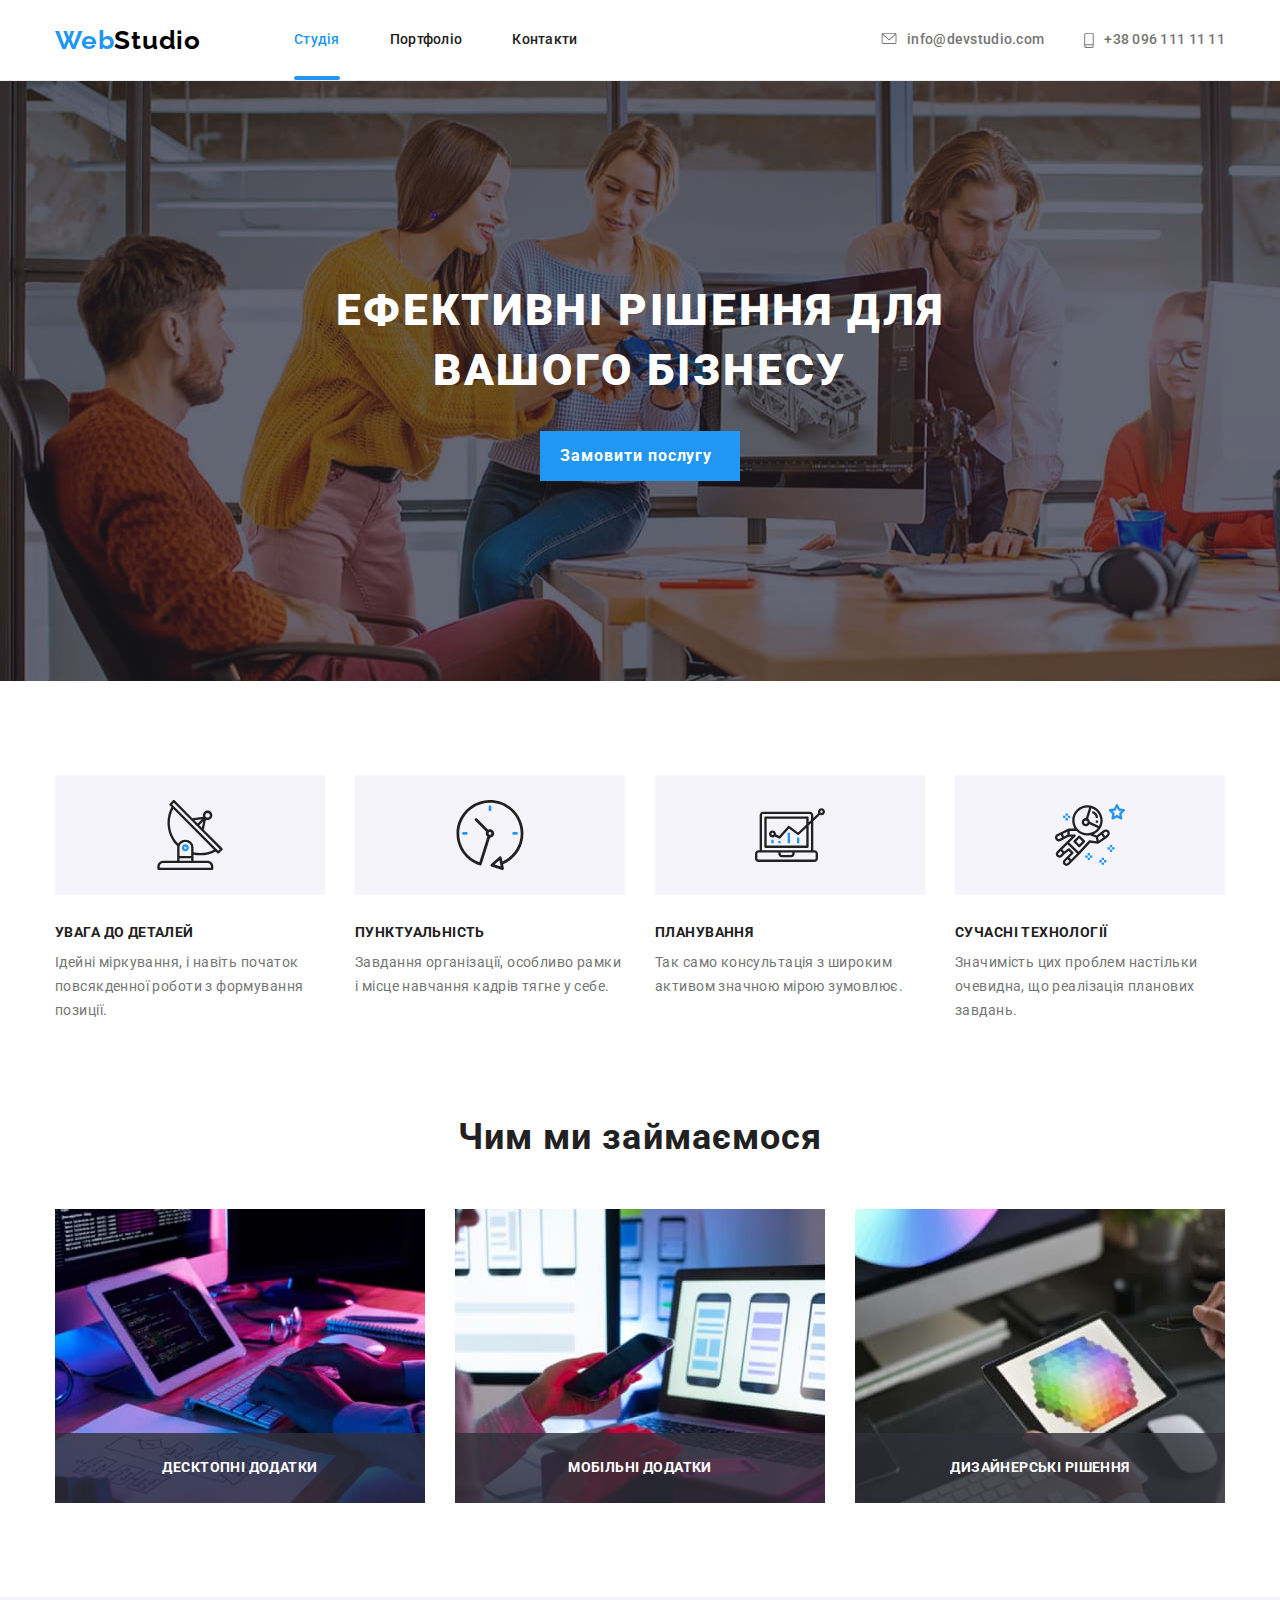
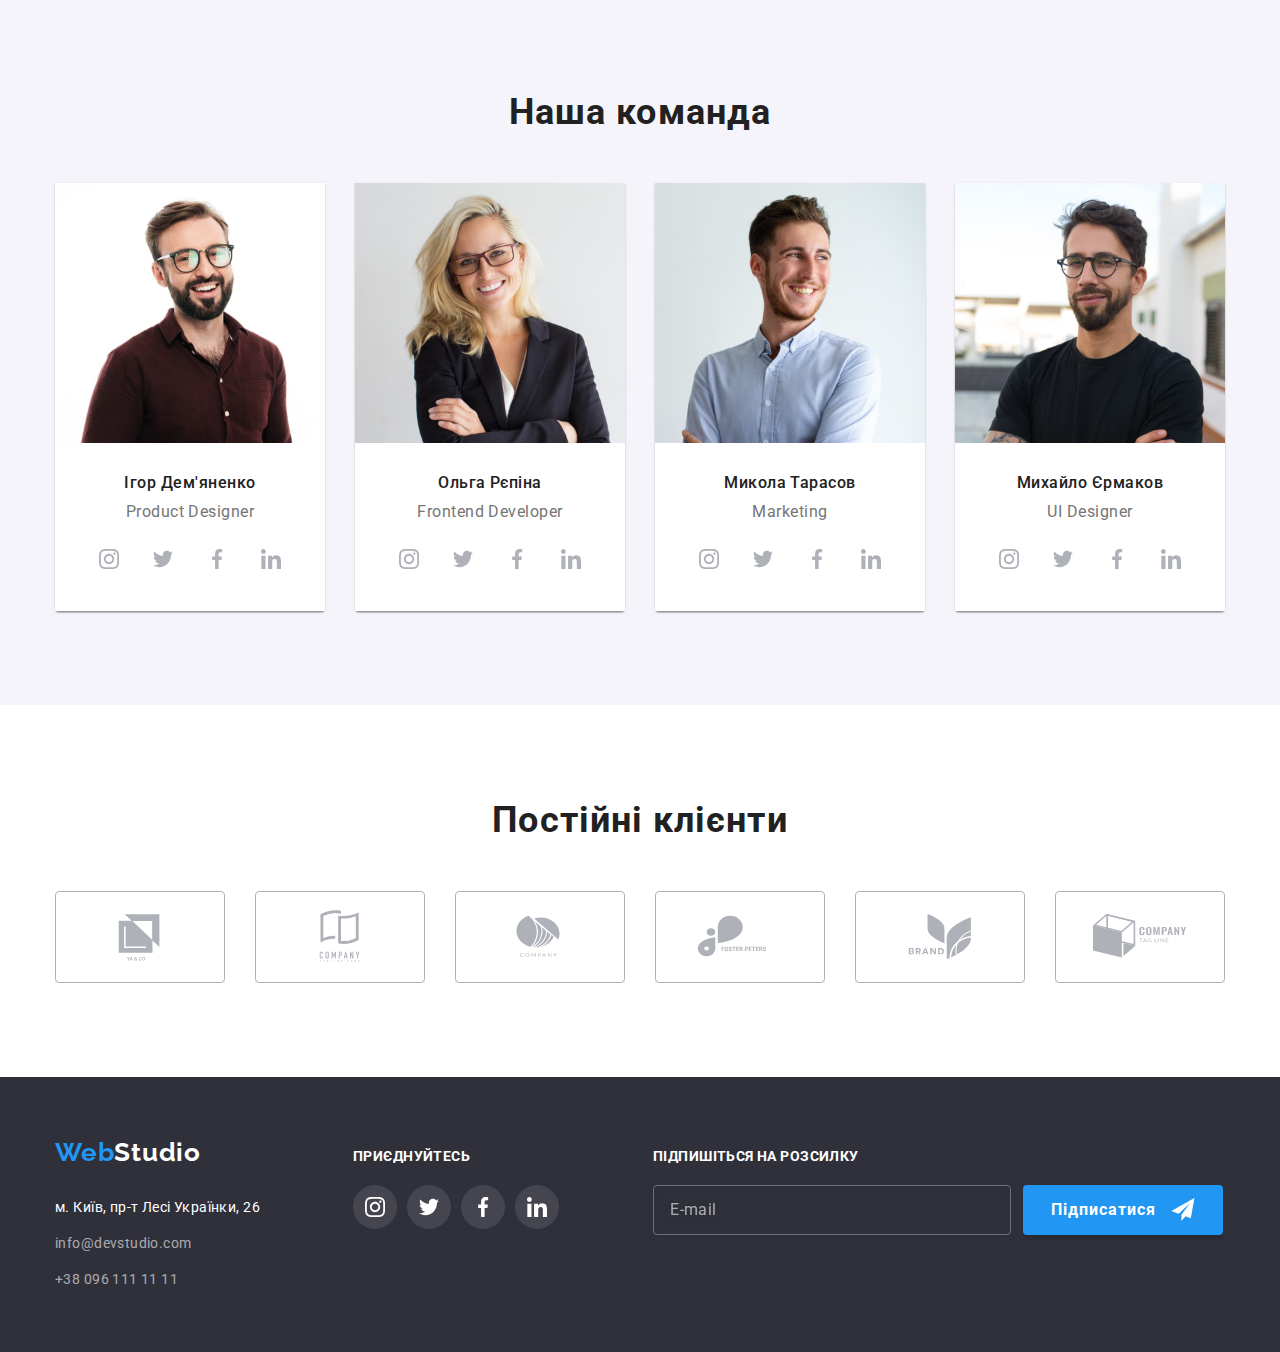
<file: index.html>
<!DOCTYPE html>
<html lang="uk">
<head>
    <meta charset="UTF-8">
    <meta http-equiv="X-UA-Compatible" content="IE=edge">
    <meta name="viewport" content="width=device-width, initial-scale=1.0">
    <title>WebStudio</title>
    <link rel="preconnect" href="https://fonts.googleapis.com">
    <link rel="preconnect" href="https://fonts.gstatic.com" crossorigin>
    <link href="https://fonts.googleapis.com/css2?family=Raleway:wght@700&family=Roboto:wght@400;500;700;900&display=swap" rel="stylesheet">
    <link rel="stylesheet" href="https://cdnjs.cloudflare.com/ajax/libs/modern-normalize/1.1.0/modern-normalize.min.css">
    <link rel="stylesheet" href="./css/styles.css">
</head>
<body>
    <header class="header">
        <div class="container header-container">
            <nav class="menu">
                <a href="./index.html" class="logo link"><span class="logo first-part-logo">Web</span>Studio</a>
                <ul class="list menu-nav">
                    <li class="menu-item">
                        <a href="./index.html" class="link menu-link active">Студія</a>
                    </li>
                    <li class="menu-item">
                        <a href="./portfolio.html" class="link menu-link">Портфоліо</a>
                    </li>
                    <li class="menu-item">
                        <a href="" class="link  menu-link">Контакти</a>
                    </li>
                </ul>
            </nav>
            <ul class="list header-contact">
                <li class="header-contact-item">
                    <a href="mailto:info@devstudio.com" class="link contact-mail">
                        <svg class="header-icon" width="16" height="12">
                            <use href="./images/icons.svg#icon-envelope" class="header-icon-link"></use>
                        </svg>
                        <span class="header-contacts">info@devstudio.com</span> 
                    </a>
                </li>
                <li class="header-contact-item">
                    <a href="tel:+380961111111" class="link contact-tel">
                        <svg class="header-icon" width="10" height="16">
                            <use href="./images/icons.svg#icon-smartphone" class="header-icon-link"></use>
                        </svg>
                        <span class="header-contacts">+38 096 111 11 11</span> 
                    </a>
                </li>
            </ul>
      
        </div>
    </header>
    <main>
        <section class="hero">
            <div class="container">
                <h1 class="main-title">Ефективні рішення для вашого бізнесу</h1>
                <button type ="button" class="order-btn" data-modal-open>Замовити послугу</button>  
            </div>
        </section>
        <section class="advantages">
            <div class="container">
                <h2 class="visually-hidden">Наші переваги</h2>
                <ul class="list advantages-list">
                    <li class="advantages-item">
                        <div class="advantages-icons">
                            <svg class="advantages-icon" width="70" height="70">
                                <use href="./images/icons.svg#icon-antenna" class="advantages-icon-link"></use>
                            </svg>
                        </div>
                        <h3 class="main-advantages">УВАГА ДО ДЕТАЛЕЙ</h3>
                        <p class="text-advantages">Ідейні міркування, і навіть початок повсякденної роботи з формування позиції.</p>
                    </li>
                    <li class="advantages-item">
                        <div class="advantages-icons">
                            <svg class="advantages-icon" width="70" height="70">
                                <use href="./images/icons.svg#icon-clock" class="advantages-icon-link"></use>
                            </svg>
                        </div>
                        <h3 class="main-advantages">ПУНКТУАЛЬНІСТЬ</h3>
                        <p class="text-advantages">Завдання організації, особливо рамки і місце навчання кадрів тягне у себе.</p>
                    </li>
                    <li class="advantages-item">
                        <div class="advantages-icons">
                            <svg class="advantages-icon" width="70" height="70">
                                <use href="./images/icons.svg#icon-diagram" class="advantages-icon-link"></use>
                            </svg>
                        </div>
                        <h3 class="main-advantages">ПЛАНУВАННЯ</h3>
                        <p class="text-advantages">Так само консультація з широким активом значною мірою зумовлює.</p>
                    </li>
                    <li class="advantages-item">
                        <div class="advantages-icons">
                            <svg class="advantages-icon" width="70" height="70">
                                <use href="./images/icons.svg#icon-astronaut" class="advantages-icon-link"></use>
                            </svg>
                        </div>
                        <h3 class="main-advantages">СУЧАСНІ ТЕХНОЛОГІЇ</h3>
                        <p class="text-advantages">Значимість цих проблем настільки очевидна, що реалізація планових завдань.</p>
                    </li>
                </ul>
            </div>
        </section>
        <section class="about">
            <div class="container">
                <h2 class="title">Чим ми займаємося</h2>
                <ul class="list about-list">
                    <li class="about-item">
                        <img src="./images/about-work-1.jpg" alt="людина працює над розробкою проекту" width="370" height="294">
                        <div class="about-inscription">
                            <h3 class="about-inscription-text">Десктопні додатки</h3>
                        </div>
                    </li>
                    <li class="about-item">
                        <img src="./images/about-work-2.jpg" alt="людина працює над розробкою проекту" width="370" height="294">
                        <div class="about-inscription">
                            <h3 class="about-inscription-text">Мобільні додатки</h3>
                        </div>
                    </li>
                    <li class="about-item">
                        <img src="./images/about-work-3.jpg" alt="людина працює над розробкою проекту" width="370" height="294">
                        <div class="about-inscription">
                            <h3 class="about-inscription-text">Дизайнерські рішення</h3>
                        </div>
                    </li>
                </ul>
            </div>
        </section>
        <section class="team">
            <div class="container team-container">
                <h2 class="title">Наша команда</h2>
                <ul class="list team-list">
                    <li class="team-item">
                        <img src="./images/teams-1.jpg" alt="працівник" width="270" height="260"> 
                        <div class="team-description">
                            <h3 class="team-member">Ігор Дем'яненко</h3>
                            <p lang="en" class="profession">Product Designer</p>
                            <ul class="list team-icons">
                                <li class="team-icon">
                                    <a href="" class="social-icon-link">
                                        <svg class="social-icon" width="20" height="20">
                                            <use href="./images/icons.svg#icon-instagram"></use>
                                        </svg>
                                    </a>
                                </li>
                                <li class="team-icon">
                                    <a href="" class="social-icon-link">
                                        <svg class="social-icon" width="20" height="20">
                                            <use href="./images/icons.svg#icon-twitter"></use>
                                        </svg>
                                    </a>
                                </li>
                                <li class="team-icon">
                                    <a href="" class="social-icon-link">
                                        <svg class="social-icon" width="20" height="20">
                                            <use href="./images/icons.svg#icon-facebook"></use>
                                        </svg>
                                    </a>
                                </li>
                                <li class="team-icon">
                                    <a href="" class="social-icon-link">
                                        <svg class="social-icon" width="20" height="20">
                                            <use href="./images/icons.svg#icon-linkedin"></use>
                                        </svg>
                                    </a>
                                </li>
                            </ul>
                        </div>
                    </li>
                    <li class="team-item"> <img src="./images/teams-2.jpg" alt="працівник" width="270" height="260"> 
                        <div class="team-description">
                            <h3 class="team-member">Ольга Рєпіна</h3>
                            <p lang="en" class="profession">Frontend Developer</p>
                            <ul class="list team-icons">
                                <li class="team-icon">
                                    <a href="" class="social-icon-link link">
                                        <svg class="social-icon" width="20" height="20">
                                            <use href="./images/icons.svg#icon-instagram"></use>
                                        </svg>
                                    </a>
                                </li>
                                <li class="team-icon">
                                    <a href="" class="social-icon-link link">
                                        <svg class="social-icon" width="20" height="20">
                                            <use href="./images/icons.svg#icon-twitter"></use>
                                        </svg>
                                    </a>
                                </li>
                                <li class="team-icon">
                                    <a href="" class="social-icon-link link">
                                        <svg class="social-icon" width="20" height="20">
                                            <use href="./images/icons.svg#icon-facebook"></use>
                                        </svg>
                                    </a>
                                </li>
                                <li class="team-icon">
                                    <a href="" class="social-icon-link link">
                                        <svg class="social-icon" width="20" height="20">
                                            <use href="./images/icons.svg#icon-linkedin"></use>
                                        </svg>
                                    </a>
                                </li>
                            </ul>
                        </div>
                    </li>
                    <li class="team-item"> <img src="./images/teams-3.jpg" alt="працівник" width="270" height="260"> 
                        <div class="team-description">
                            <h3 class="team-member">Микола Тарасов</h3>
                            <p lang="en" class="profession">Marketing</p>
                            <ul class="list team-icons">
                                <li class="team-icon">
                                    <a href="" class="social-icon-link link">
                                        <svg class="social-icon" width="20" height="20">
                                            <use href="./images/icons.svg#icon-instagram"></use>
                                        </svg>
                                    </a>
                                </li>
                                <li class="team-icon">
                                    <a href="" class="social-icon-link link">
                                        <svg class="social-icon" width="20" height="20">
                                            <use href="./images/icons.svg#icon-twitter"></use>
                                        </svg>
                                    </a>
                                </li>
                                <li class="team-icon">
                                    <a href="" class="social-icon-link link">
                                        <svg class="social-icon" width="20" height="20">
                                            <use href="./images/icons.svg#icon-facebook"></use>
                                        </svg>
                                    </a>
                                </li>
                                <li class="team-icon">
                                    <a href="" class="social-icon-link link">
                                        <svg class="social-icon" width="20" height="20">
                                            <use href="./images/icons.svg#icon-linkedin"></use>
                                        </svg>
                                    </a>
                                </li>
                            </ul>
                        </div>
                    </li>
                    <li class="team-item"> <img src="./images/teams-4.jpg" alt="працівник" width="270" height="260"> 
                        <div class="team-description">
                            <h3 class="team-member">Михайло Єрмаков</h3>
                            <p lang="en" class="profession">UI Designer</p>
                            <ul class="list team-icons">
                                <li class="team-icon">
                                    <a href="" class="social-icon-link link">
                                        <svg class="social-icon" width="20" height="20">
                                            <use href="./images/icons.svg#icon-instagram"></use>
                                        </svg>
                                    </a>
                                </li>
                                <li class="team-icon">
                                    <a href="" class="social-icon-link link">
                                        <svg class="social-icon" width="20" height="20">
                                            <use href="./images/icons.svg#icon-twitter"></use>
                                        </svg>
                                    </a>
                                </li>
                                <li class="team-icon">
                                    <a href="" class="social-icon-link link">
                                        <svg class="social-icon" width="20" height="20">
                                            <use href="./images/icons.svg#icon-facebook"></use>
                                        </svg>
                                    </a>
                                </li>
                                <li class="team-icon">
                                    <a href="" class="social-icon-link link">
                                        <svg class="social-icon" width="20" height="20">
                                            <use href="./images/icons.svg#icon-linkedin"></use>
                                        </svg>
                                    </a>
                                </li>
                            </ul>
                        </div>
                    </li>
                </ul>
            </div>
        </section>  
        <section class="clients">
            <div class="container">
                <h2 class="title">Постійні клієнти</h2>
                <ul class="list clients-list">
                    <li class="clients-item">
                        <a href="" class="clients-link link">
                            <svg width="106" height="60" class="client-icon">
                                <use href="./images/icons.svg#icon-clien-1"></use>
                            </svg>
                        </a>
                    </li>
                    <li class="clients-item">
                        <a href="" class="clients-link link">
                            <svg width="106" height="60" class="client-icon">
                                <use href="./images/icons.svg#icon-clien-2"></use>
                            </svg>
                        </a>
                    </li>
                    <li class="clients-item">
                        <a href="" class="clients-link link">
                            <svg width="106" height="60" class="client-icon">
                                <use href="./images/icons.svg#icon-clien-3"></use>
                            </svg>
                        </a>
                    </li>
                    <li class="clients-item">
                        <a href="" class="clients-link link">
                            <svg width="106" height="60" class="client-icon">
                                <use href="./images/icons.svg#icon-clien-4"></use>
                            </svg>
                        </a>
                    </li>
                    <li class="clients-item">
                        <a href="" class="clients-link link">
                            <svg width="106" height="60" class="client-icon">
                                <use href="./images/icons.svg#icon-clien-5"></use>
                            </svg>
                        </a>
                    </li>
                    <li class="clients-item">
                        <a href="" class="clients-link link">
                            <svg width="106" height="60" class="client-icon">
                                <use href="./images/icons.svg#icon-clien-6"></use>
                            </svg>
                        </a>
                    </li>
                </ul>
            </div>
        </section> 
    </main>
    <footer class="footer">
        <div class="container footer-container">
            <div class="footer-container-address">
                <a href="./index.html" class="logo link footer-logo"><span class="logo first-part-logo">Web</span>Studio</a>
                <address>
                    <ul class="list footer-list">
                        <li class="footer-list-item">
                            <a  class="footer-contact footer-address link" href="https://goo.gl/maps/4M67iS6wRBERWRYY8" target="_blank" rel="noopener noreferrer">м. Київ, пр-т Лесі Українки, 26</a>
                        </li>
                        <li class="footer-list-item">
                            <a  class="footer-contact footer-mail link" href="mailto:info@devstudio.com">info@devstudio.com</a>
                        </li>
                        <li>
                            <a  class="footer-contact footer-tel link" href="tel:+380961111111">+38 096 111 11 11</a>
                        </li>
                    </ul>
                </address>
            </div>
            <div class="footer-join">
                <h3 class="join">приєднуйтесь</h3>
                <ul class="list footer-icons-list">
                    <li class="footer-icon">
                        <a href="" class="footer-icon-link link">
                            <svg class="footer-social-icon" width="20" height="20">
                                <use href="./images/icons.svg#icon-instagram"></use>
                            </svg>
                        </a>
                    </li>
                    <li class="footer-icon">
                        <a href="" class="footer-icon-link link">
                            <svg class="footer-social-icon" width="20" height="20">
                                <use href="./images/icons.svg#icon-twitter"></use>
                            </svg>
                        </a>
                    </li>
                    <li class="footer-icon">
                        <a href="" class="footer-icon-link link">
                            <svg class="footer-social-icon" width="20" height="20">
                                <use href="./images/icons.svg#icon-facebook"></use>
                            </svg>
                        </a>
                    </li>
                    <li class="footer-icon">
                        <a href="" class="footer-icon-link link">
                            <svg class="footer-social-icon" width="20" height="20">
                                <use href="./images/icons.svg#icon-linkedin"></use>
                            </svg>
                        </a>
                    </li>
                </ul>
            </div>
            <form class="subscription">
                <label class="subscription-text">
                    Підпишіться на розсилку
                </label>
                <span class="subscription-form-input">
                    <input type="email" name="user-email" class="subscription-input" placeholder="E-mail">
                    <button type="submit" class="subscription-btn">
                        <span class="subscription-btn-text">Підписатися</span> 
                        <svg width="24" height="24" class="subscription-btn-icon">
                            <use href="./images/icons.svg#icon-icon-send"></use>
                        </svg>
                    </button>
                </span>
            </form>
        </div>
    </footer>
    <div class="backdrop is-hidden" data-modal>
        <div class="modal">
            <button type="button" class="modal-btn" data-modal-close>
                <svg class="modal-btn-icon" width="18" height="18">
                    <use href="./images/icons.svg#icon-close-btn"></use>
                </svg>
            </button>
            <form class="contact-form">
                <p class="contact-form-title">Залиште свої дані, ми вам передзвонимо</p>
                <label class="contact-form-field">
                    <span class="contact-form-text">Ім'я</span> 
                    <span class="contact-form-input-wrapper">
                        <input type="text" name="user-name" class="contact-form-input">
                        <svg width="18" height="18" class="contact-form-icon">
                            <use href="./images/icons.svg#icon-person"></use>
                        </svg>
                    </span>
                </label>
                <label class="contact-form-field">
                    <span class="contact-form-text">Телефон</span> 
                    <span class="contact-form-input-wrapper">
                        <input type="tel" name="user-phone" class="contact-form-input">
                        <svg width="18" height="18" class="contact-form-icon">
                            <use href="./images/icons.svg#icon-phone"></use>
                        </svg>
                    </span>
                </label>
                <label class="contact-form-field">
                    <span class="contact-form-text">Пошта</span> 
                    <span class="contact-form-input-wrapper">
                        <input type="email" name="user-email" class="contact-form-input">
                        <svg width="18" height="18" class="contact-form-icon">
                            <use href="./images/icons.svg#icon-email"></use>
                        </svg>
                    </span>
                </label>
                <label class="contact-form-field-area">
                    <span class="contact-form-text">Коментар</span> 
                    <textarea name="user-message" placeholder="Введіть текст" class="contact-form-message"></textarea>
                </label>
                <div class="contact-checkbox">
                    <input type="checkbox" name="accept" id="accept" class="checkbox-input" required>
                    <label for="accept" class="checkbox-text">Погоджуюся з розсилкою та приймаю&nbsp; <a href="" class="checkbox-link">Умови договору</a></label>
                </div>
                <button type="submit" class="contact-form-btn">Відправити</button>
            </form>
            

        </div>
    </div>
    <script src="./modal.js"></script>
</body>
</html>
</file>
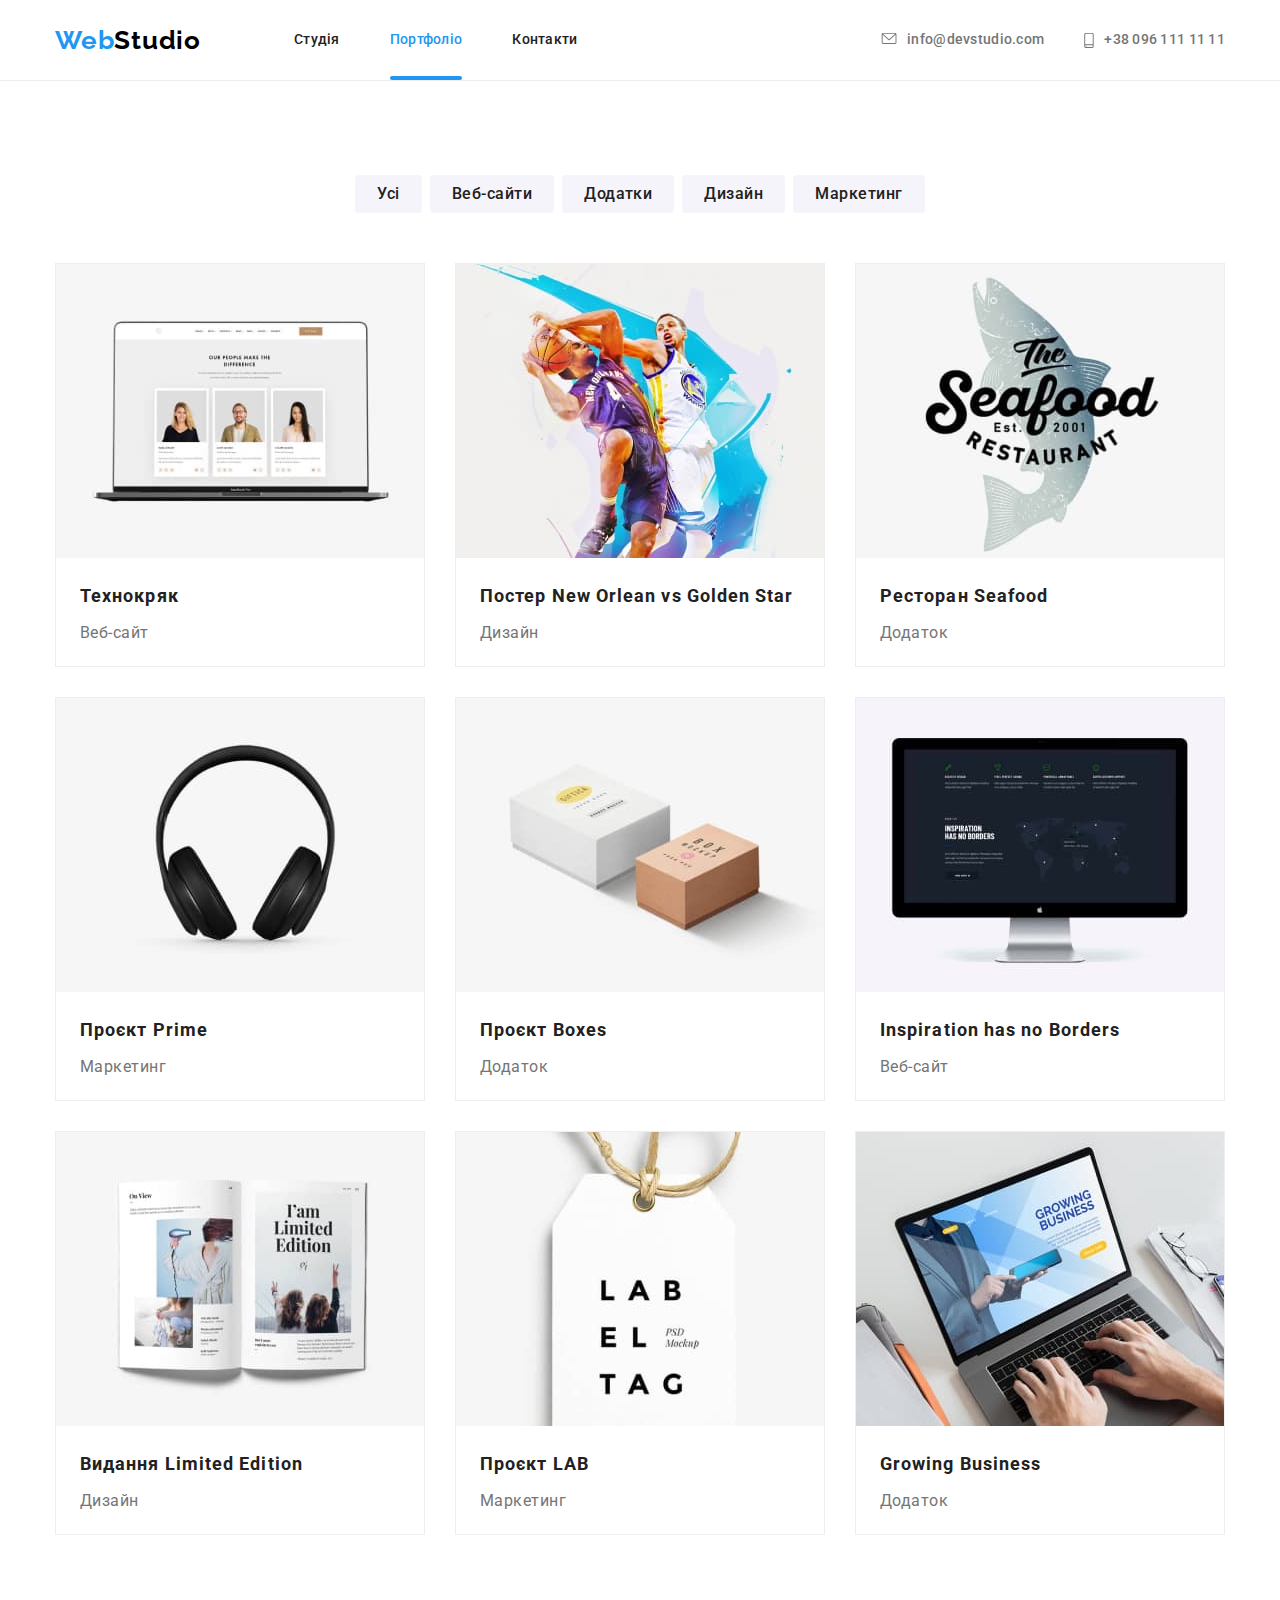
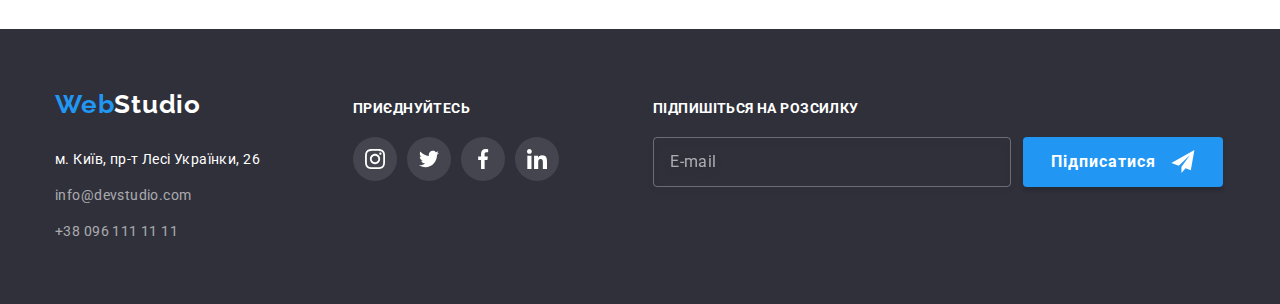
<file: portfolio.html>
<!DOCTYPE html>
<html lang="uk">
<head>
    <meta charset="UTF-8">
    <meta http-equiv="X-UA-Compatible" content="IE=edge">
    <meta name="viewport" content="width=device-width, initial-scale=1.0">
    <title>WebStudio Portfolio</title>
    <link rel="preconnect" href="https://fonts.googleapis.com">
    <link rel="preconnect" href="https://fonts.gstatic.com" crossorigin>
    <link href="https://fonts.googleapis.com/css2?family=Raleway:wght@700&family=Roboto:wght@400;500;700;900&display=swap" rel="stylesheet">
    <link rel="stylesheet" href="https://cdnjs.cloudflare.com/ajax/libs/modern-normalize/1.1.0/modern-normalize.min.css">
    <link rel="stylesheet" href="./css/styles.css">
</head>
<body>
    <header class="header">
        <div class="container header-container">
            <nav class="menu">
                <a href="./index.html" class="logo link"><span class="logo first-part-logo">Web</span>Studio</a>
                <ul class="list menu-nav">
                    <li class="menu-item">
                        <a href="./index.html" class="link menu-link">Студія</a>
                    </li>
                    <li class="menu-item">
                        <a href="./portfolio.html"class="link menu-link active">Портфоліо</a>
                    </li>
                    <li class="menu-item">
                        <a href=""class="link  menu-link">Контакти</a>
                    </li>
                </ul>
            </nav>
            <ul class="list header-contact">
                <li class="header-contact-item">
                    <a href="mailto:info@devstudio.com" class="link contact-mail">
                        <svg class="header-icon" width="16" height="12">
                            <use href="./images/icons.svg#icon-envelope" class="header-icon-link"></use>
                        </svg>
                        <span class="header-contacts">info@devstudio.com</span> 
                    </a>
                </li>
                <li class="header-contact-item">
                    <a href="tel:+380961111111" class="link contact-tel">
                        <svg class="header-icon" width="10" height="16">
                            <use href="./images/icons.svg#icon-smartphone" class="header-icon-link"></use>
                        </svg>
                        <span class="header-contacts">+38 096 111 11 11</span> 
                    </a>
                </li>
            </ul>
        </div>
    </header>
    <main>
        <section class="page-portfolio">
            <div class="container">
                <ul class="list filters">
                    <li class="filters-item">
                        <button type="button" class="filter">Усі</button>
                    </li>
                    <li class="filters-item">
                        <button type="button" class="filter">Веб-сайти</button>
                    </li>
                    <li class="filters-item">
                        <button type="button" class="filter">Додатки</button>
                    </li>
                    <li class="filters-item">
                        <button type="button" class="filter">Дизайн</button>
                    </li>
                    <li class="filters-item">
                        <button type="button" class="filter">Маркетинг</button>
                    </li>
                </ul>
                <ul class="list portfolio">
                    <li class="portfolio-items">
                        <a href="" class ="link portfolio-item">
                            <div class="portfolio-thumb">
                                <img src="./images/portfolio-1.jpg" alt="профайли людей на моніторі" width ="370" height="294">
                                <div class="portfolio-item-info">
                                    <p class="portfolio-item-text">Ресурс пропонує комплексні пропозиції з різним рівнем функціоналу та сервісів. Все це дозволить відвідувачу отримати вичерпні відомості про компанію чи приватну особу.</p>
                                </div>
                            </div>
                            <div class="portfolio-description">
                                <h3 class ="portfolio-name">Технокряк</h3>
                                <p class ="portfolio-filter">Веб-сайт</p>
                            </div>
                        </a>
                    </li>
                    <li class="portfolio-items">
                        <a href="" class ="link portfolio-item">
                            <div class="portfolio-thumb">
                                <img src="./images/portfolio-2.jpg" alt="два чоловіка грають в баскетбол" width ="370" height="294">
                                <div class="portfolio-item-info">
                                    <p class="portfolio-item-text">Ресурс пропонує комплексні пропозиції з різним рівнем функціоналу та сервісів. Все це дозволить відвідувачу отримати вичерпні відомості про компанію чи приватну особу.</p>
                                </div>
                            </div>
                            <div class="portfolio-description">
                                <h3 class ="portfolio-name">Постер New Orlean vs Golden Star</h3>
                                <p class ="portfolio-filter">Дизайн</p>
                            </div>
                        </a>
                    </li>
                    <li class="portfolio-items">
                        <a href="" class ="link portfolio-item">
                            <div class="portfolio-thumb">
                                <img src="./images/portfolio-3.jpg" alt="логотип рибного ресторану" width ="370" height="294">
                                <div class="portfolio-item-info">
                                    <p class="portfolio-item-text">Ресурс пропонує комплексні пропозиції з різним рівнем функціоналу та сервісів. Все це дозволить відвідувачу отримати вичерпні відомості про компанію чи приватну особу.</p>
                                </div>
                            </div>
                            <div class="portfolio-description">
                                <h3 class ="portfolio-name">Ресторан Seafood</h3>
                                <p class ="portfolio-filter">Додаток</p>
                            </div>
                        </a>  
                    </li>
                    <li class="portfolio-items">
                        <a href="" class ="link portfolio-item">
                            <div class="portfolio-thumb">
                                <img src="./images/portfolio-4.jpg" alt="навушники" width ="370" height="294">
                                <div class="portfolio-item-info">
                                    <p class="portfolio-item-text">Ресурс пропонує комплексні пропозиції з різним рівнем функціоналу та сервісів. Все це дозволить відвідувачу отримати вичерпні відомості про компанію чи приватну особу.</p>
                                </div>
                            </div>
                            <div class="portfolio-description">
                                <h3 class ="portfolio-name">Проєкт Prime</h3>
                                <p class ="portfolio-filter">Маркетинг</p>
                            </div>
                        </a>
                    </li>
                    <li class="portfolio-items">
                        <a href="" class ="link portfolio-item">
                            <div class="portfolio-thumb">
                                <img src="./images/portfolio-5.jpg" alt="дві коробки" width ="370" height="294">
                                <div class="portfolio-item-info">
                                    <p class="portfolio-item-text">Ресурс пропонує комплексні пропозиції з різним рівнем функціоналу та сервісів. Все це дозволить відвідувачу отримати вичерпні відомості про компанію чи приватну особу.</p>
                                </div>
                            </div>
                            <div class="portfolio-description">
                                <h3 class ="portfolio-name">Проєкт Boxes</h3>
                                <p class ="portfolio-filter">Додаток</p>
                            </div>
                        </a>
                    </li>
                    <li class="portfolio-items">
                        <a href="" class ="link portfolio-item">
                            <div class="portfolio-thumb">
                                <img src="./images/portfolio-6.jpg" alt="монітор с відкритою програмою" width ="370" height="294">
                                <div class="portfolio-item-info">
                                    <p class="portfolio-item-text">Ресурс пропонує комплексні пропозиції з різним рівнем функціоналу та сервісів. Все це дозволить відвідувачу отримати вичерпні відомості про компанію чи приватну особу.</p>
                                </div>
                            </div>
                            <div class="portfolio-description">
                                <h3 class ="portfolio-name" lang="en">Inspiration has no Borders</h3>
                                <p class ="portfolio-filter">Веб-сайт</p>
                            </div>
                        </a>
                    </li>
                    <li class="portfolio-items">
                        <a href="" class ="link portfolio-item">
                            <div class="portfolio-thumb">
                                <img src="./images/portfolio-7.jpg" alt="гянцевий журнал" width ="370" height="294">
                                <div class="portfolio-item-info">
                                    <p class="portfolio-item-text">Ресурс пропонує комплексні пропозиції з різним рівнем функціоналу та сервісів. Все це дозволить відвідувачу отримати вичерпні відомості про компанію чи приватну особу.</p>
                                </div>
                            </div>
                            <div class="portfolio-description">
                                <h3 class ="portfolio-name">Видання Limited Edition</h3>
                                <p class ="portfolio-filter">Дизайн</p>
                            </div>
                        </a>
                    </li>
                    <li class="portfolio-items">
                        <a href="" class ="link portfolio-item">
                            <div class="portfolio-thumb">
                                <img src="./images/portfolio-8.jpg" alt="бірка" width ="370" height="294">
                                <div class="portfolio-item-info">
                                    <p class="portfolio-item-text">Ресурс пропонує комплексні пропозиції з різним рівнем функціоналу та сервісів. Все це дозволить відвідувачу отримати вичерпні відомості про компанію чи приватну особу.</p>
                                </div>
                            </div>
                            <div class="portfolio-description">
                                <h3 class ="portfolio-name">Проєкт LAB</h3>
                                <p class ="portfolio-filter">Маркетинг</p>    
                            </div>
                        </a>
                    </li>
                    <li class="portfolio-items">
                        <a href="" class ="link portfolio-item">
                            <div class="portfolio-thumb">
                                <img src="./images/portfolio-9.jpg" alt="людина працює за ноутбуком" width ="370" height="294">
                                <div class="portfolio-item-info">
                                    <p class="portfolio-item-text">Ресурс пропонує комплексні пропозиції з різним рівнем функціоналу та сервісів. Все це дозволить відвідувачу отримати вичерпні відомості про компанію чи приватну особу.</p>
                                </div>
                            </div>
                            <div class="portfolio-description">
                                <h3 class ="portfolio-name" lang="en">Growing Business</h3>
                                <p class ="portfolio-filter">Додаток</p>
                            </div>
                        </a>
                    </li>
                </ul>    
            </div>
        </section>
    </main>
    <footer class="footer">
        <div class="container footer-container">
            <div class="footer-container-address">
                <a href="./index.html" class="logo link footer-logo"><span class="logo first-part-logo">Web</span>Studio</a>
                <address>
                    <ul class="list footer-list">
                        <li class="footer-list-item">
                            <a  class="footer-contact footer-address link" href="https://goo.gl/maps/4M67iS6wRBERWRYY8" target="_blank" rel="noopener noreferrer">м. Київ, пр-т Лесі Українки, 26</a>
                        </li>
                        <li class="footer-list-item">
                            <a  class="footer-contact footer-mail link" href="mailto:info@devstudio.com">info@devstudio.com</a>
                        </li>
                        <li>
                            <a  class="footer-contact footer-tel link" href="tel:+380961111111">+38 096 111 11 11</a>
                        </li>
                    </ul>
                </address>
            </div>
            <div class="footer-join">
                <h3 class="join">приєднуйтесь</h3>
                <ul class="list footer-icons-list">
                    <li class="footer-icon">
                        <a href="" class="footer-icon-link link">
                            <svg class="footer-social-icon" width="20" height="20">
                                <use href="./images/icons.svg#icon-instagram"></use>
                            </svg>
                        </a>
                    </li>
                    <li class="footer-icon">
                        <a href="" class="footer-icon-link link">
                            <svg class="footer-social-icon" width="20" height="20">
                                <use href="./images/icons.svg#icon-twitter"></use>
                            </svg>
                        </a>
                    </li>
                    <li class="footer-icon">
                        <a href="" class="footer-icon-link link">
                            <svg class="footer-social-icon" width="20" height="20">
                                <use href="./images/icons.svg#icon-facebook"></use>
                            </svg>
                        </a>
                    </li>
                    <li class="footer-icon">
                        <a href="" class="footer-icon-link link">
                            <svg class="footer-social-icon" width="20" height="20">
                                <use href="./images/icons.svg#icon-linkedin"></use>
                            </svg>
                        </a>
                    </li>
                </ul>
            </div>
            <form class="subscription">
                <label class="subscription-text">
                    Підпишіться на розсилку
                </label>
                <span class="subscription-form-input">
                    <input type="email" name="user-email" class="subscription-input" placeholder="E-mail">
                    <button type="submit" class="subscription-btn">
                        <span class="subscription-btn-text">Підписатися</span> 
                        <svg width="24" height="24" class="subscription-btn-icon">
                            <use href="./images/icons.svg#icon-icon-send"></use>
                        </svg>
                    </button>
                </span>
            </form>
        </div>
    </footer>
</body>
</html>
</file>
<file: css/styles.css>
:root {
    --primary-color:#212121;
    --secondary-color:#757575;
    --accent-color: #2196F3;
    --main-font: Roboto, sans-serif;
    --logo-font: Raleway, sans-serif;
}

body {
    font-family: var(--main-font);
    color: var(--primary-color);
    
}

/* ========GENERAL PROPERTIES======== */

h1, h2, h3, h4, h5, h6, p {
    margin-top: 0;
    margin-bottom: 0;
}

ul, ol {
    margin-top: 0;
    margin-bottom: 0;
    padding-left: 0;
}

img {
    display: block;
}

.link {
    text-decoration: none;
}

.list {
    list-style: none;
}

.container {
    width: 1200px;
    margin-left: auto;
    margin-right: auto;
    padding-left: 15px;
    padding-right: 15px;
}

.footer {
    background-color: #2F303A;
}

.title {
    margin-bottom: 50px;
    font-size: 36px;
    line-height: 1.17;
    text-align: center;
    letter-spacing: 0.03em;
}

section {
    padding-top: 94px;
    padding-bottom: 94px;
}
/* ========HEADER======== */
.header {
    border-bottom: 1px solid #ECECEC;
}

.header-container {
    display: flex; 
}

.menu {
    display: flex;
}

.menu-nav {
    display: flex;
    margin-left: 93px;
    align-items: center;
    justify-content: space-between;
}

.menu-item:not(:first-child) {
    margin-left: 50px;
}

.menu-link {
    position: relative;
    display: block;
    padding-top: 32px;
    padding-bottom: 32px; 
    font-weight: 500;
    font-size: 14px;
    line-height: 1.14;
    letter-spacing: 0.02em;
    color: inherit;
    transition: color 250ms cubic-bezier(0.4, 0, 0.2, 1);
}

.contact-mail,
.contact-tel {
    display: flex;
    justify-content: center;
    font-weight: 500;
    font-size: 14px;
    line-height: 1.14;
    letter-spacing: 0.02em;
    color: var(--secondary-color);
    fill: var(--secondary-color);
    transition: color 250ms cubic-bezier(0.4, 0, 0.2, 1);
}

.menu-link:hover,
.menu-link:focus, 
.contact-mail:hover,
.contact-mail:focus,
.contact-tel:hover,
.contact-tel:focus {
    color: var(--accent-color);
}

.header-icon {
    transition: fill 250ms cubic-bezier(0.4, 0, 0.2, 1);
}

.contact-tel:hover .header-icon,
.contact-tel:focus .header-icon,
.contact-mail:hover .header-icon,
.contact-mail:focus .header-icon {
    fill: var(--accent-color);
}

.header-contact {
    display: flex;
    margin-left: auto;
    align-items: center;
}

.header-contacts {
    display: block;
    margin-left: 10px;
}
.header-contact-item:last-child {
    margin-left: 40px;
}

.logo {
    align-self: center;
    font-family: var(--logo-font);
    font-weight: 700;
    font-size: 26px;
    line-height: 1.19;
    letter-spacing: 0.03em;
    color: #000000;

}

.first-part-logo {
    color: var(--accent-color);

}

.active {
    color: var(--accent-color);
}

.active::after {
    position: absolute;
    bottom: 0;
    left: 0;
    content: "";
    display: block;
    width: 100%;
    height: 4px;
    background-color: var(--accent-color);
    border-radius: 2px;
}
/* ========HERO======== */

.hero {
    background-image: linear-gradient(
        rgba(47, 48, 58, 0.4), 
        rgba(47, 48, 58, 0.4)
    ),
    url(../images/hero.jpg);
    background-size: cover;
    background-color: #C4C4C4;
    max-width: 1600px;
    margin-left: auto;
    margin-right: auto;
    padding-top: 200px;
    padding-bottom: 200px;
}

.main-title {
    margin-left: auto;
    margin-right: auto;
    margin-bottom: 30px;
    max-width: 696px;
    font-weight: 900;
    font-size: 44px;
    line-height: 1.36;
    text-align: center;
    letter-spacing: 0.06em;
    text-transform: uppercase;
    color: #FFFFFF;
}

.order-btn {
    min-width: 200px;
    margin-left: auto;
    margin-right: auto;
    padding: 10px 20px;
    border: none;
    font-family: inherit;
    font-weight: 700;
    font-size: 16px;
    line-height: 1.88;
    display: flex;
    align-items: center;
    text-align: center;
    letter-spacing: 0.06em;
    color: #FFFFFF;
    background-color: var(--accent-color);
    cursor: pointer;
    transition: background-color 250ms cubic-bezier(0.4, 0, 0.2, 1);
}

.order-btn:hover,
.order-btn:focus {
    background-color: #188CE8;
}

/* ========ADVANTAGES======== */

.visually-hidden {
    position: absolute;
    width: 1px;
    height: 1px;
    margin: -1px;
    border: 0;
    padding: 0;
    
    white-space: nowrap;
    clip-path: inset(100%);
    clip: rect(0 0 0 0);
    overflow: hidden;
}

.advantages-icons {
    display: flex;
    justify-content: center;
    align-items: center;
    width: 270px;
    height: 120px;
    background-color: #F5F4FA;
    margin-bottom: 30px;
    
}
.advantages-icon {
    display: block; 
}

.advantages-list {
    display: flex;
}

.advantages-item {
    width: 270px;
}

.advantages-item:not(:first-child) {
    margin-left: 30px;
}

.main-advantages {
    margin-bottom: 10px;
    font-size: 14px;
    line-height: 1.14;
    letter-spacing: 0.03em;
    text-transform: uppercase;
}

.text-advantages {
    font-weight: 400;
    font-size: 14px;
    line-height: 1.71;
    letter-spacing: 0.03em;
    color: var(--secondary-color);
}

/* ========ABOUT======== */
.about {
    padding-top: 0;
}

.about-list {
    display: flex;
    flex-wrap: wrap;
    margin-left: -30px;
    margin-bottom: -30px;
}

.about-item {
    position: relative;
    margin-left: 30px;
    margin-bottom: 30px;
}

.about-inscription {
    position: absolute;
    left: 0;
    bottom: 0;
    width: 100%;
    padding: 27px 0px;
    background-color: rgba(47, 48, 58, 0.8);;
}

.about-inscription-text {
    font-size: 14px;
    line-height: 1.14;
    text-align: center;
    letter-spacing: 0.03em;
    text-transform: uppercase;
    color: #FFFFFF;
}

/* ========TEAM======== */

.team-list {
    display: flex;
    flex-wrap: wrap;
}

.team-item {
    border-radius: 0px 0px 4px 4px;
    box-shadow: 0px 1px 3px rgba(0, 0, 0, 0.12), 0px 1px 1px rgba(0, 0, 0, 0.14), 0px 2px 1px rgba(0, 0, 0, 0.2);
}

.team-item:not(:nth-child(4n+1)) {
    margin-left: 30px;
}

.team-description {
    background-color: #FFFFFF;
    padding-top: 30px;
    padding-bottom: 30px;
    
}

.team-member {
    text-align: center;
    font-weight: 500;
    font-size: 16px;
    line-height: 1.19;
    letter-spacing: 0.03em;
}

.team {
    background-color: #F5F4FA;
    
}

.profession {
    margin-top: 10px;
    margin-bottom: 16px;
    text-align: center;
    font-weight: 400;
    font-size: 16px;
    line-height: 1.19;
    letter-spacing: 0.03em;
    color: var(--secondary-color);
}

.team-icons {
    display: flex;
    justify-content: center;
    align-items: center;
}

.team-icon:not(:first-child) {
    margin-left: 10px;
}
.social-icon-link {
    display: flex;
    justify-content: center;
    align-items: center;
    width: 44px;
    height: 44px;
    border-radius: 50%;
    background-color: #FFFFFF;
    transition: background-color 250ms cubic-bezier(0.4, 0, 0.2, 1);
    
}

.social-icon-link:hover,
.social-icon-link:focus {
    background-color: var(--accent-color);
}

.social-icon-link:hover .social-icon,
.social-icon-link:focus .social-icon {
    fill: #FFFFFF;
}

.social-icon {
    display: block;
    fill: #AFB1B8;
    transition: fill 250ms cubic-bezier(0.4, 0, 0.2, 1);  
}

/* ========CLIENTS======== */

.clients-list {
    display: flex;
    justify-content: center;
}

.clients-item:not(:first-child) {
    margin-left: 30px;
}
.clients-link:hover,
.clients-link:focus {
    border: 1px solid var(--accent-color);
}

.clients-link {
    display: flex;
    justify-content: center;
    align-items: center;
    width: 170px;
    height: 92px;
    border: 1px solid #AFB1B8;
    border-radius: 4px;
    fill: #AFB1B8;
    transition: border 250ms cubic-bezier(0.4, 0, 0.2, 1);
}

.client-icon {
    transition: fill 250ms cubic-bezier(0.4, 0, 0.2, 1);
}

.clients-link:hover .client-icon, 
.clients-link:focus .client-icon {
    fill: var(--accent-color);
    
} 
/* ========FOOTER======== */

.footer {
    padding-top: 60px;
    padding-bottom: 60px;
}

.footer-logo {
    color: #FFFFFF;
}

.footer-container {
    display: flex;
    align-items: baseline;
}
address {
    margin-top: 28px;
}

.footer-list-item {
    margin-bottom: 12px;
}
.footer-contact {
    font-style: normal;
    font-weight: 400;
    font-size: 14px;
    line-height: 1.71;
    letter-spacing: 0.03em;
}

.footer-address {
    color: #FFFFFF;
}

.footer-mail, 
.footer-tel {
    color: rgba(255, 255, 255, 0.6);
}

.footer-join {
    margin-left: 93px;
}

.join {
    font-size: 14px;
    line-height: 1.14;
    letter-spacing: 0.03em;
    text-transform: uppercase;
    color: #FFFFFF;
}

.footer-icons-list {
    display: flex;
    margin-top: 20px;
}

.footer-icon-link {
    display: flex;
    justify-content: center;
    align-items: center;
    width: 44px;
    height: 44px;
    border-radius: 50%;
    background-color: rgba(255, 255, 255, 0.1);
    transition: background-color 250ms cubic-bezier(0.4, 0, 0.2, 1);
}

.footer-icon:not(:first-child) {
    margin-left: 10px;
}

.footer-social-icon {
    display: block;
    fill: #FFFFFF;
}

.footer-icon-link:hover,
.footer-icon-link:focus {
    background-color: var(--accent-color);
}

.subscription {
    margin-left: 94px;
    min-width: 570px;
}

.subscription-text {
    display: block;
    width: 100%;
    margin-bottom: 20px;
    font-weight: 700;
    font-size: 14px;
    line-height: 1.14;
    letter-spacing: 0.03em;
    text-transform: uppercase;
    color: #FFFFFF;
}

.subscription-form-input {
    display: flex;
}
    
.subscription-input {
    width: 358px;
    height: 50px;
    border: 1px solid rgba(255, 255, 255, 0.3);
    filter: drop-shadow(0px 4px 4px rgba(0, 0, 0, 0.15));
    border-radius: 4px;
    background-color: transparent;
    color: #FFFFFF;
    padding-left: 16px;
}

.subscription-input::placeholder {
    font-style: normal;
    font-weight: 400;
    font-size: 16px;
    line-height: 1.25;
    letter-spacing: 0.03em;
    color: rgba(255, 255, 255, 0.6);
}

.subscription-btn {
    display: flex;
    align-items: center;
    justify-content: space-between;
    min-width: 200px;
    margin-left: 12px;
    padding: 10px 28px;
    font-family: inherit;
    font-weight: 700;
    font-size: 16px;
    line-height: 1.88;
    letter-spacing: 0.06em;
    text-align: left;
    color: #FFFFFF;
    background-color: var(--accent-color);
    box-shadow: 0px 4px 4px rgba(0, 0, 0, 0.15);
    border-radius: 4px;
    border: none;
    cursor: pointer;
}

/* ========BACKDROP======== */

.backdrop {
    position: fixed;
    left: 0;
    top: 0;
    width: 100vw;
    height: 100vh;
    transition: opacity 500ms linear,
                visibility 500ms linear;
    background-color: rgba(0, 0, 0, 0.2);;
}

.backdrop.is-hidden {
    opacity: 0;
    visibility: hidden;
    pointer-events: none;
}

.modal {
    position: absolute;
    top: 50%;
    left: 50%;
    transform: translate(-50%, -50%) scale(1);
    width: 528px;
    height: 581px;
    padding: 40px;
    background-color: #FFFFFF;
    box-shadow: 0px 1px 3px rgba(0, 0, 0, 0.12), 0px 1px 1px rgba(0, 0, 0, 0.14), 0px 2px 1px rgba(0, 0, 0, 0.2);
    border-radius: 4px;
    transition: transform 250ms linear;
}

.backdrop.is-hidden .modal {
    transform: translate(-50%, -50%) scale(0.6);
}

.modal-btn {
    position: absolute;
    display: flex;
    justify-content: center;
    align-items: center;
    top: 8px;
    right: 8px;
    width: 30px;
    height: 30px;
    background-color: #FFFFFF;
    border: 1px solid rgba(0, 0, 0, 0.1);
    border-radius: 50%;
    box-shadow: 0px 1px 3px rgba(0, 0, 0, 0.12), 0px 1px 1px rgba(0, 0, 0, 0.14), 0px 2px 1px rgba(0, 0, 0, 0.2);
    padding: 0;
    cursor: pointer;
}

.modal-btn-icon {
    transition: fill 250ms cubic-bezier(0.4, 0, 0.2, 1);
}

.modal-btn:hover .modal-btn-icon,
.modal-btn:focus .modal-btn-icon {
    fill: var(--accent-color);
}

.contact-form-field {
    display: block;
    margin-bottom: 10px;
}

.contact-form-input-wrapper {
    position: relative;
    display: block;
}

.contact-form-input {
    width: 100%;
    height: 40px;
    padding-left: 42px;
    border: 1px solid rgba(33, 33, 33, 0.2);
    border-radius: 4px;
    outline: none;
    transition: border-color 250ms cubic-bezier(0.4, 0, 0.2, 1);
}

.contact-form-input:focus {
    border-color: var(--accent-color);
}

.contact-form-icon {
    position: absolute;
    left: 12px;
    top: 50%;
    transform: translateY(-50%);
    transition: fill 250ms cubic-bezier(0.4, 0, 0.2, 1);
}

.contact-form-input:focus + .contact-form-icon {
    fill: var(--accent-color);
}

.contact-form-title {
    margin-bottom: 12px;
    font-weight: 700;
    font-size: 20px;
    line-height: 1.15;
    text-align: center;
    letter-spacing: 0.03em;
    color: var(--primary-color);
}

.contact-form-text {
    display: block;
    margin-bottom: 4px;
    font-weight: 400;
    font-size: 12px;
    line-height: 1.17;
    letter-spacing: 0.01em;
    color: var(--secondary-color);
}

.contact-form-field-area {
    display: block;
    margin-bottom: 20px;
}

.contact-form-message {
    display: block;
    width: 100%;
    height: 120px;
    padding: 12px 16px;
    border: 1px solid rgba(33, 33, 33, 0.2);
    border-radius: 4px;
    outline: none;
    resize: none;
    transition: border-color 250ms cubic-bezier(0.4, 0, 0.2, 1);
}

.contact-form-message:focus {
    border-color: var(--accent-color);
}

.contact-form-message::placeholder {
    font-weight: 400;
    font-size: 12px;
    line-height: 1.17;
    letter-spacing: 0.01em;
    color: rgba(117, 117, 117, 0.5);
}

.checkbox-text {
    display: flex;
    justify-content: center;
    align-items: center;
    font-weight: 400;
    font-size: 14px;
    line-height: 1.71;
    letter-spacing: 0.03em;
    color: var(--secondary-color);
}

.contact-checkbox {
   display: flex;
   justify-content: center;
   align-items: center;
   margin-bottom: 30px;
   
}

.checkbox-input {
    position: absolute;
    width: 1px;
    height: 1px;
    margin: -1px;
    border: 0;
    padding: 0;
    
    white-space: nowrap;
    clip-path: inset(100%);
    clip: rect(0 0 0 0);
    overflow: hidden;
}

.checkbox-text::before {
    display: inline-block;
    margin-right: 9px;
    width: 16px;
    height: 15px;
    content: "";
    border: 2px solid black;
    border-radius: 2px;
    cursor: pointer;
    transition: border-color 250ms cubic-bezier(0.4, 0, 0.2, 1);
}

.checkbox-input:checked + .checkbox-text::before {
    background-color: var(--accent-color);
    background-image: url(../images/icon-check.svg);
    background-size: contain;
    background-repeat: no-repeat;
    background-position: center;
    border: none;
}

.checkbox-input:focus + .checkbox-text::before {
    border-color: var(--accent-color);
}
.checkbox-link {
    color: var(--accent-color);
}
.contact-form-btn {
    display: block;
    margin-left: auto;
    margin-right: auto;
    min-width: 200px;
    padding: 10px 20px;
    font-family: inherit;
    font-weight: 700;
    font-size: 16px;
    line-height: 1.88;
    letter-spacing: 0.06em;
    color: #FFFFFF;
    background-color: var(--accent-color);
    box-shadow: 0px 4px 4px rgba(0, 0, 0, 0.15);
    border-radius: 4px;
    border: none;
    cursor: pointer;
}
/* ========PORTFOLIO======== */

.filters {
    display: flex;
    flex-wrap: wrap;
    justify-content: center;
    margin-left: -8px;
    margin-bottom: -8px;
}

.filters-item {
    margin-left: 8px;
    margin-bottom: 8px;
}

.filter {
    padding: 6px 22px;
    border: none;
    border-radius: 4px;
    font-family: inherit;
    font-weight: 500;
    font-size: 16px;
    line-height: 1.62;
    text-align: center;
    letter-spacing: 0.03em;
    color: inherit;
    background-color: #F5F4FA;
    cursor: pointer;
    transition: background-color 250ms cubic-bezier(0.4, 0, 0.2, 1),
                box-shadow 250ms cubic-bezier(0.4, 0, 0.2, 1),
                color 250ms cubic-bezier(0.4, 0, 0.2, 1);
}

.filter:hover,
.filter:focus {
    box-shadow: 0px 3px 1px rgba(0, 0, 0, 0.1), 0px 1px 2px rgba(0, 0, 0, 0.08), 0px 2px 2px rgba(0, 0, 0, 0.12);
    background-color: var(--accent-color);
    color: #FFFFFF;
}

.portfolio {
    display: flex;
    flex-wrap: wrap;
    margin-top: 50px;
    margin-left: -30px;
    margin-bottom: -30px;
}

.portfolio-items { 
    max-width: 370px;
    max-height: 404px;
    border: 1px solid #EEEEEE;
    margin-left: 30px;
    margin-bottom: 30px;
    background: #FFFFFF; 
}

.portfolio-item {
    display: block;
    overflow: hidden;
    transition: box-shadow 250ms cubic-bezier(0.4, 0, 0.2, 1);
}


.portfolio-item:hover,
.portfolio-item:focus {
    box-shadow: 0px 1px 1px rgba(0, 0, 0, 0.12), 0px 4px 4px rgba(0, 0, 0, 0.06), 1px 4px 6px rgba(0, 0, 0, 0.16);
}

.portfolio-thumb {
    position: relative;
    overflow: hidden;
}

.portfolio-item-info {
    position: absolute;
    left: 0;
    bottom: 0;
    width: 100%;
    height: 100%;
    padding: 63px 24px;
    background-color: rgba(33, 150, 243, 0.9);
    transform: translateY(100%);
    opacity: 0;
    transition: transform 250ms cubic-bezier(0.4, 0, 0.2, 1);

}

.portfolio-item-text {
    font-weight: 400;
    font-size: 18px;
    line-height: 1.56;
    letter-spacing: 0.03em;
    color: #FFFFFF;
}

.portfolio-item:hover .portfolio-item-info,
.portfolio-item:focus .portfolio-item-info {
    transform: translateY(0);
    opacity: 1;
    
}

.portfolio-description {
    padding: 20px 24px;
    
}

.portfolio-name {
    margin-bottom: 4px;
    font-size: 18px;
    line-height: 2;
    letter-spacing: 0.06em;
    color: var(--primary-color);
}

.portfolio-filter {
    font-weight: 400;
    font-size: 16px;
    line-height: 1.88;
    letter-spacing: 0.03em;
    color: var(--secondary-color);
    background-image: url();
}
</file>
